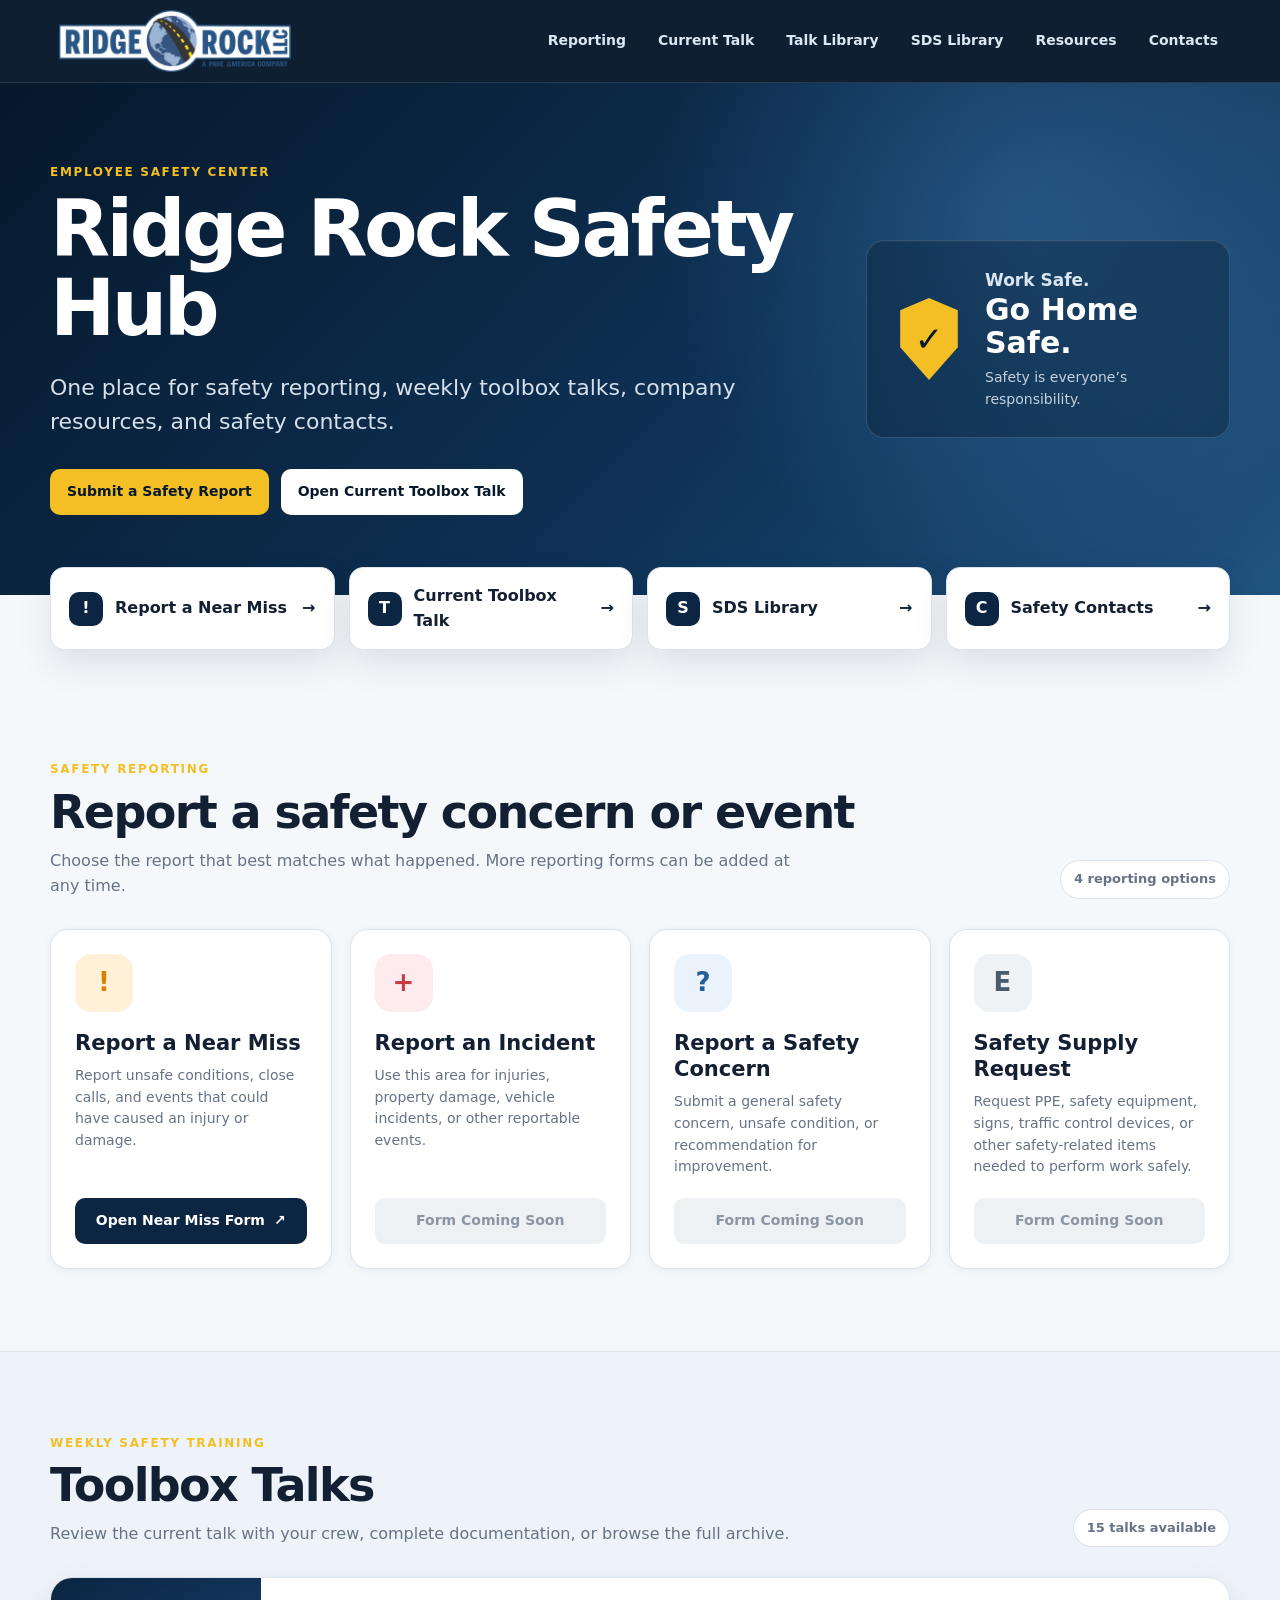
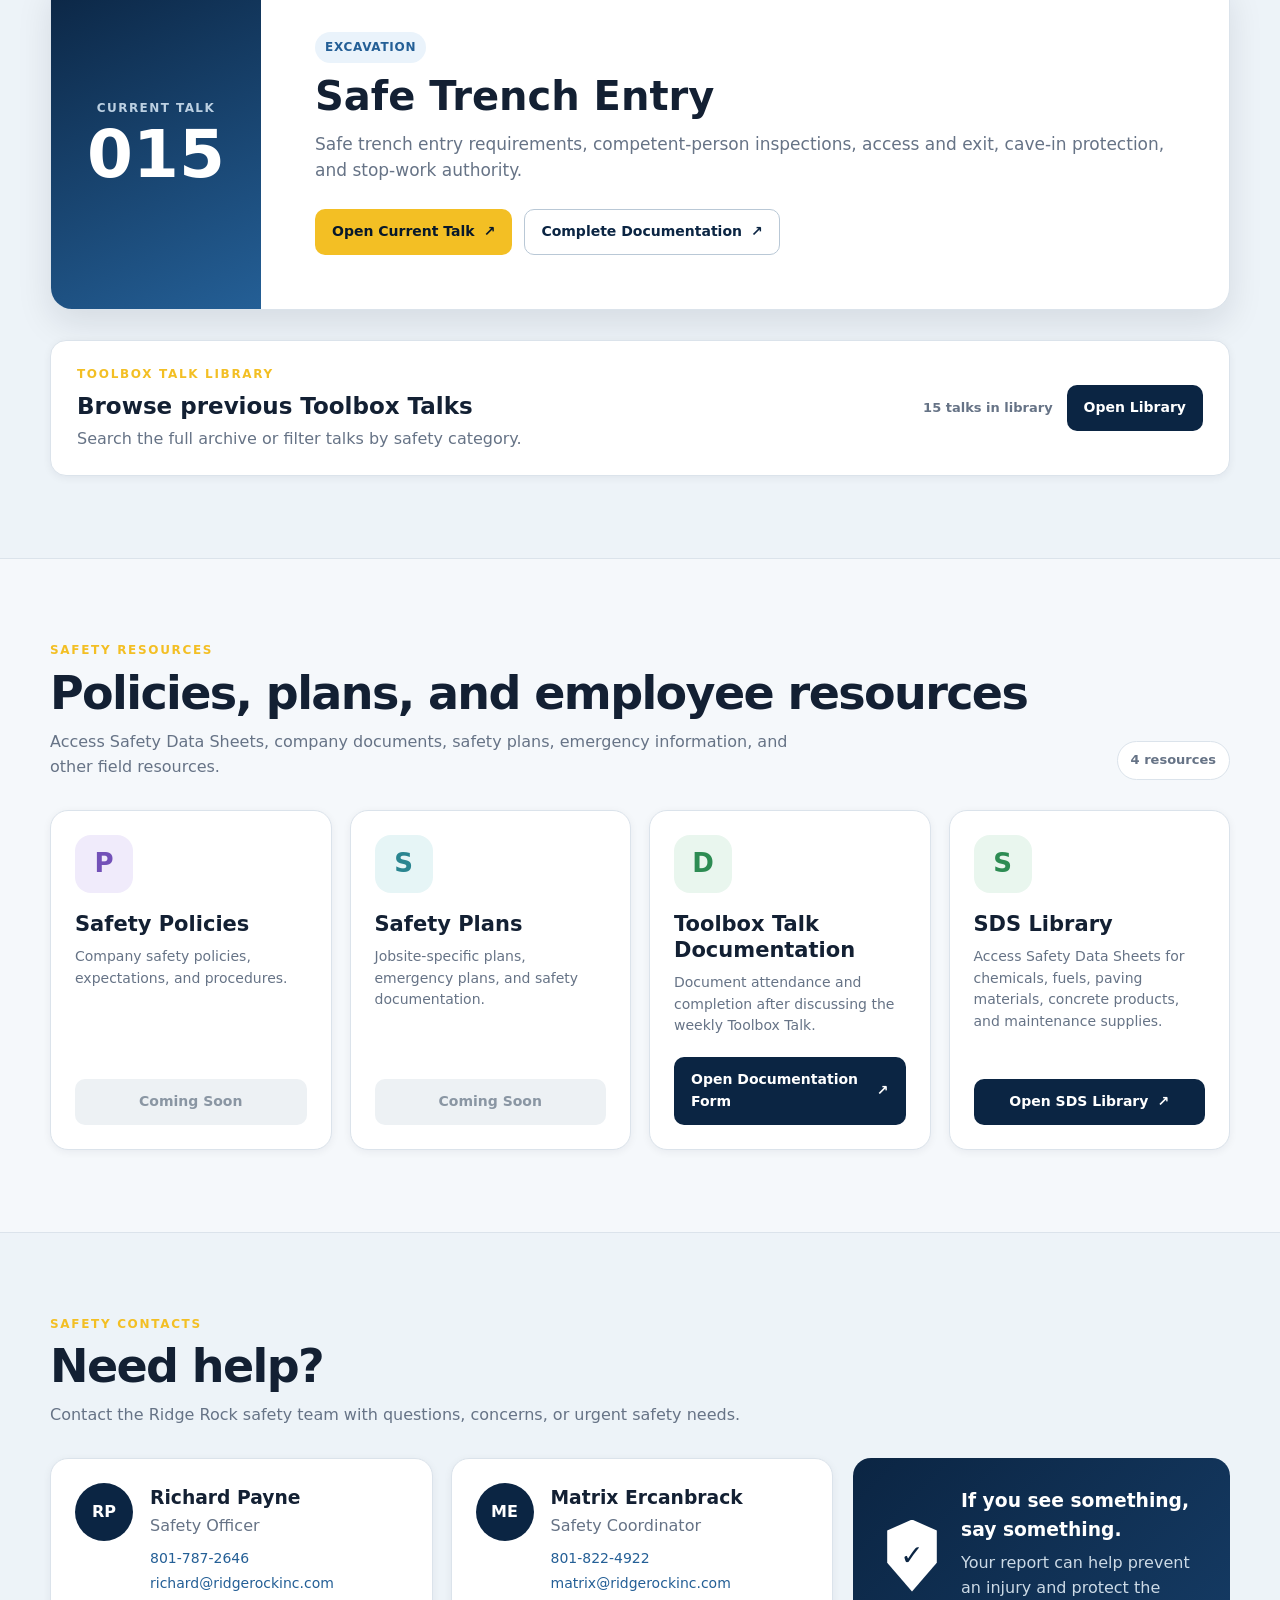
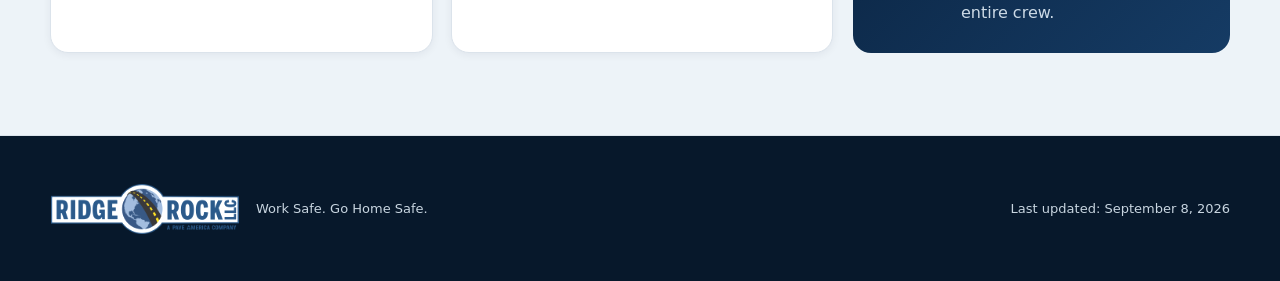
<file: index.html>
<head>
  <meta charset="UTF-8">

  <meta
    name="viewport"
    content="width=device-width, initial-scale=1.0"
  >

  <meta
    name="description"
    content="Ridge Rock employee safety hub for reporting, toolbox talks, Safety Data Sheets, policies, plans, and safety contacts."
  >

  <title>Ridge Rock Safety Hub</title>

  <link
    rel="apple-touch-icon"
    href="assets/safety-hub-icon.png"
  >

  <meta
    name="apple-mobile-web-app-capable"
    content="yes"
  >

  <meta
    name="apple-mobile-web-app-title"
    content="Safety Hub"
  >

  <link
    rel="icon"
    href="favicon.ico"
    type="image/x-icon"
  >

  <link
    rel="stylesheet"
    href="style.css"
  >

  <script
    src="data.js"
    defer
  ></script>

  <script
    src="script.js"
    defer
  ></script>
</head>

<body>

  <!-- HEADER -->
  <header class="site-header">

    <div class="shell header-inner">

      <a
        class="brand"
        href="#top"
        aria-label="Ridge Rock Safety Hub home"
      >
        <img
          src="assets/ridge-rock-logo.png"
          alt="Ridge Rock LLC logo"
        >
      </a>


      <button
        class="menu-button"
        id="menuButton"
        type="button"
        aria-expanded="false"
        aria-controls="mainNav"
      >
        Menu
      </button>


      <nav
        class="main-nav"
        id="mainNav"
        aria-label="Primary navigation"
      >

        <a href="#reporting">
          Reporting
        </a>

        <a href="#toolbox">
          Current Talk
        </a>

        <a href="toolbox-talks.html">
          Talk Library
        </a>

        <a href="sds.html">
          SDS Library
        </a>

        <a href="#resources">
          Resources
        </a>

        <a href="#contacts">
          Contacts
        </a>

      </nav>

    </div>

  </header>



  <main id="top">


    <!-- HERO -->
    <section class="hero">

      <div class="shell hero-grid">


        <div class="hero-copy">

          <p class="eyebrow">
            Employee Safety Center
          </p>

          <h1>
            Ridge Rock Safety Hub
          </h1>

          <p class="hero-lead">
            One place for safety reporting, weekly toolbox talks,
            company resources, and safety contacts.
          </p>


          <div class="hero-actions">

            <a
              class="button button-warning"
              href="#reporting"
            >
              Submit a Safety Report
            </a>

            <a
              class="button button-light"
              href="#toolbox"
            >
              Open Current Toolbox Talk
            </a>

          </div>

        </div>



        <aside
          class="safety-message"
          aria-label="Safety message"
        >

          <div class="shield-icon">
            ✓
          </div>

          <div>

            <p class="safety-kicker">
              Work Safe.
            </p>

            <h2>
              Go Home Safe.
            </h2>

            <p>
              Safety is everyone’s responsibility.
            </p>

          </div>

        </aside>


      </div>

    </section>



    <!-- QUICK LINKS -->
    <section
      class="quick-links"
      aria-label="Quick links"
    >

      <div
        class="shell quick-grid"
        id="quickLinks"
      ></div>

    </section>



    <!-- SAFETY REPORTING -->
    <section
      class="section"
      id="reporting"
    >

      <div class="shell">


        <div class="section-heading">

          <div>

            <p class="eyebrow">
              Safety Reporting
            </p>

            <h2>
              Report a safety concern or event
            </h2>

            <p>
              Choose the report that best matches what happened.
              More reporting forms can be added at any time.
            </p>

          </div>


          <span
            class="section-badge"
            id="reportCount"
          ></span>

        </div>


        <div
          class="card-grid report-grid"
          id="reportGrid"
        ></div>


      </div>

    </section>



    <!-- TOOLBOX TALKS -->
    <section
      class="section section-alt"
      id="toolbox"
    >

      <div class="shell">


        <div class="section-heading">

          <div>

            <p class="eyebrow">
              Weekly Safety Training
            </p>

            <h2>
              Toolbox Talks
            </h2>

            <p>
              Review the current talk with your crew,
              complete documentation, or browse the full archive.
            </p>

          </div>


          <span
            class="section-badge"
            id="toolboxCount"
          ></span>

        </div>



        <!-- CURRENT TALK -->
        <div
          class="current-talk"
          id="currentTalk"
        ></div>



        <!-- TOOLBOX TALK LIBRARY LINK -->
        <div class="toolbox-library-link">


          <div>

            <p class="eyebrow">
              Toolbox Talk Library
            </p>

            <h3>
              Browse previous Toolbox Talks
            </h3>

            <p>
              Search the full archive or filter talks
              by safety category.
            </p>

          </div>



          <div class="toolbox-library-link-actions">

            <span id="libraryTalkCount"></span>

            <a
              class="button button-primary"
              href="toolbox-talks.html"
            >
              Open Library
            </a>

          </div>


        </div>


      </div>

    </section>



    <!-- SAFETY RESOURCES -->
    <section
      class="section"
      id="resources"
    >

      <div class="shell">


        <div class="section-heading">

          <div>

            <p class="eyebrow">
              Safety Resources
            </p>

            <h2>
              Policies, plans, and employee resources
            </h2>

            <p>
              Access Safety Data Sheets, company documents,
              safety plans, emergency information,
              and other field resources.
            </p>

          </div>


          <span
            class="section-badge"
            id="resourceCount"
          ></span>

        </div>


        <div
          class="card-grid resource-grid"
          id="resourceGrid"
        ></div>


      </div>

    </section>



    <!-- SAFETY CONTACTS -->
    <section
      class="section section-alt"
      id="contacts"
    >

      <div class="shell">


        <div class="section-heading">

          <div>

            <p class="eyebrow">
              Safety Contacts
            </p>

            <h2>
              Need help?
            </h2>

            <p>
              Contact the Ridge Rock safety team with questions,
              concerns, or urgent safety needs.
            </p>

          </div>

        </div>



        <div class="contact-layout">


          <div
            class="contact-grid"
            id="contactGrid"
          ></div>



          <aside class="speak-up-card">

            <div class="shield-outline">
              ✓
            </div>


            <div>

              <h3>
                If you see something, say something.
              </h3>

              <p>
                Your report can help prevent an injury
                and protect the entire crew.
              </p>

            </div>

          </aside>


        </div>


      </div>

    </section>


  </main>



  <!-- FOOTER -->
  <footer class="site-footer">

    <div class="shell footer-inner">


      <div>

        <img
          src="assets/ridge-rock-logo.png"
          alt=""
          aria-hidden="true"
        >

        <p>
          Work Safe. Go Home Safe.
        </p>

      </div>


      <p id="lastUpdated"></p>


    </div>

  </footer>


</body>

</html>
</file>
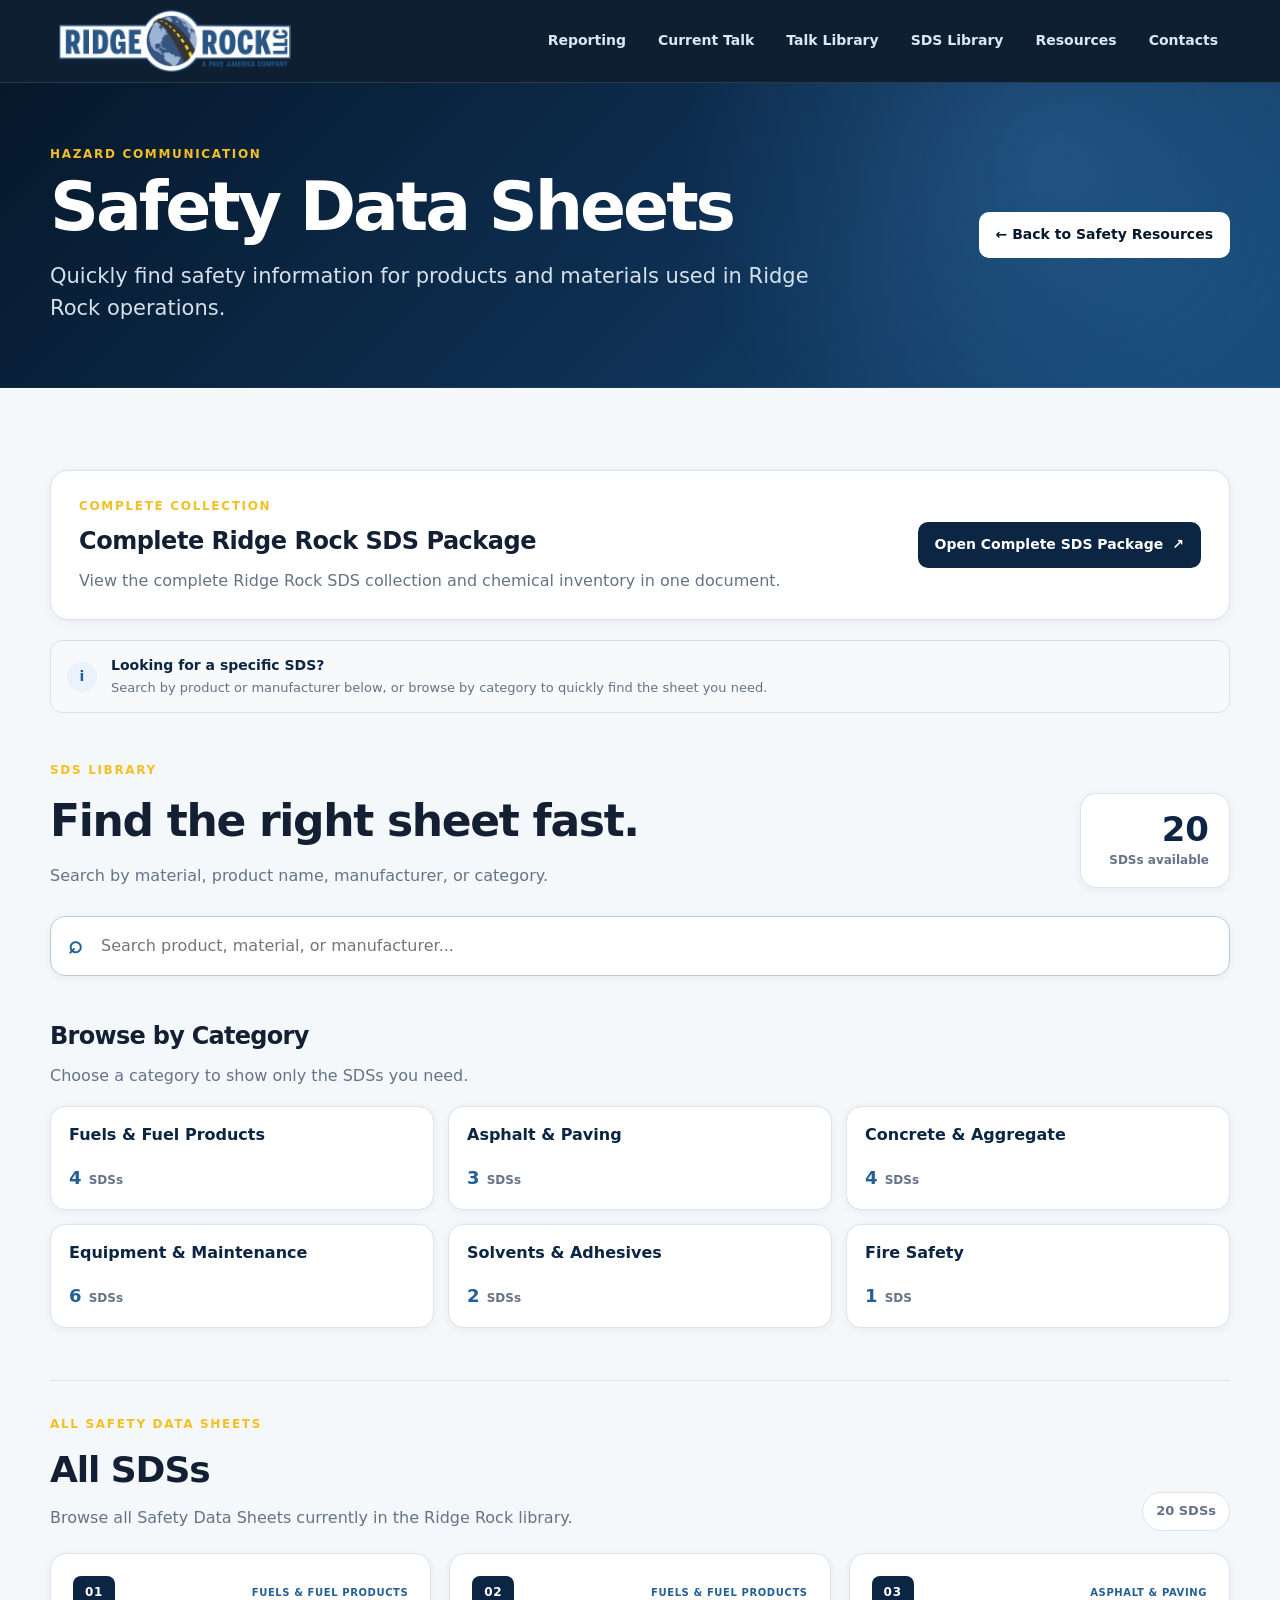
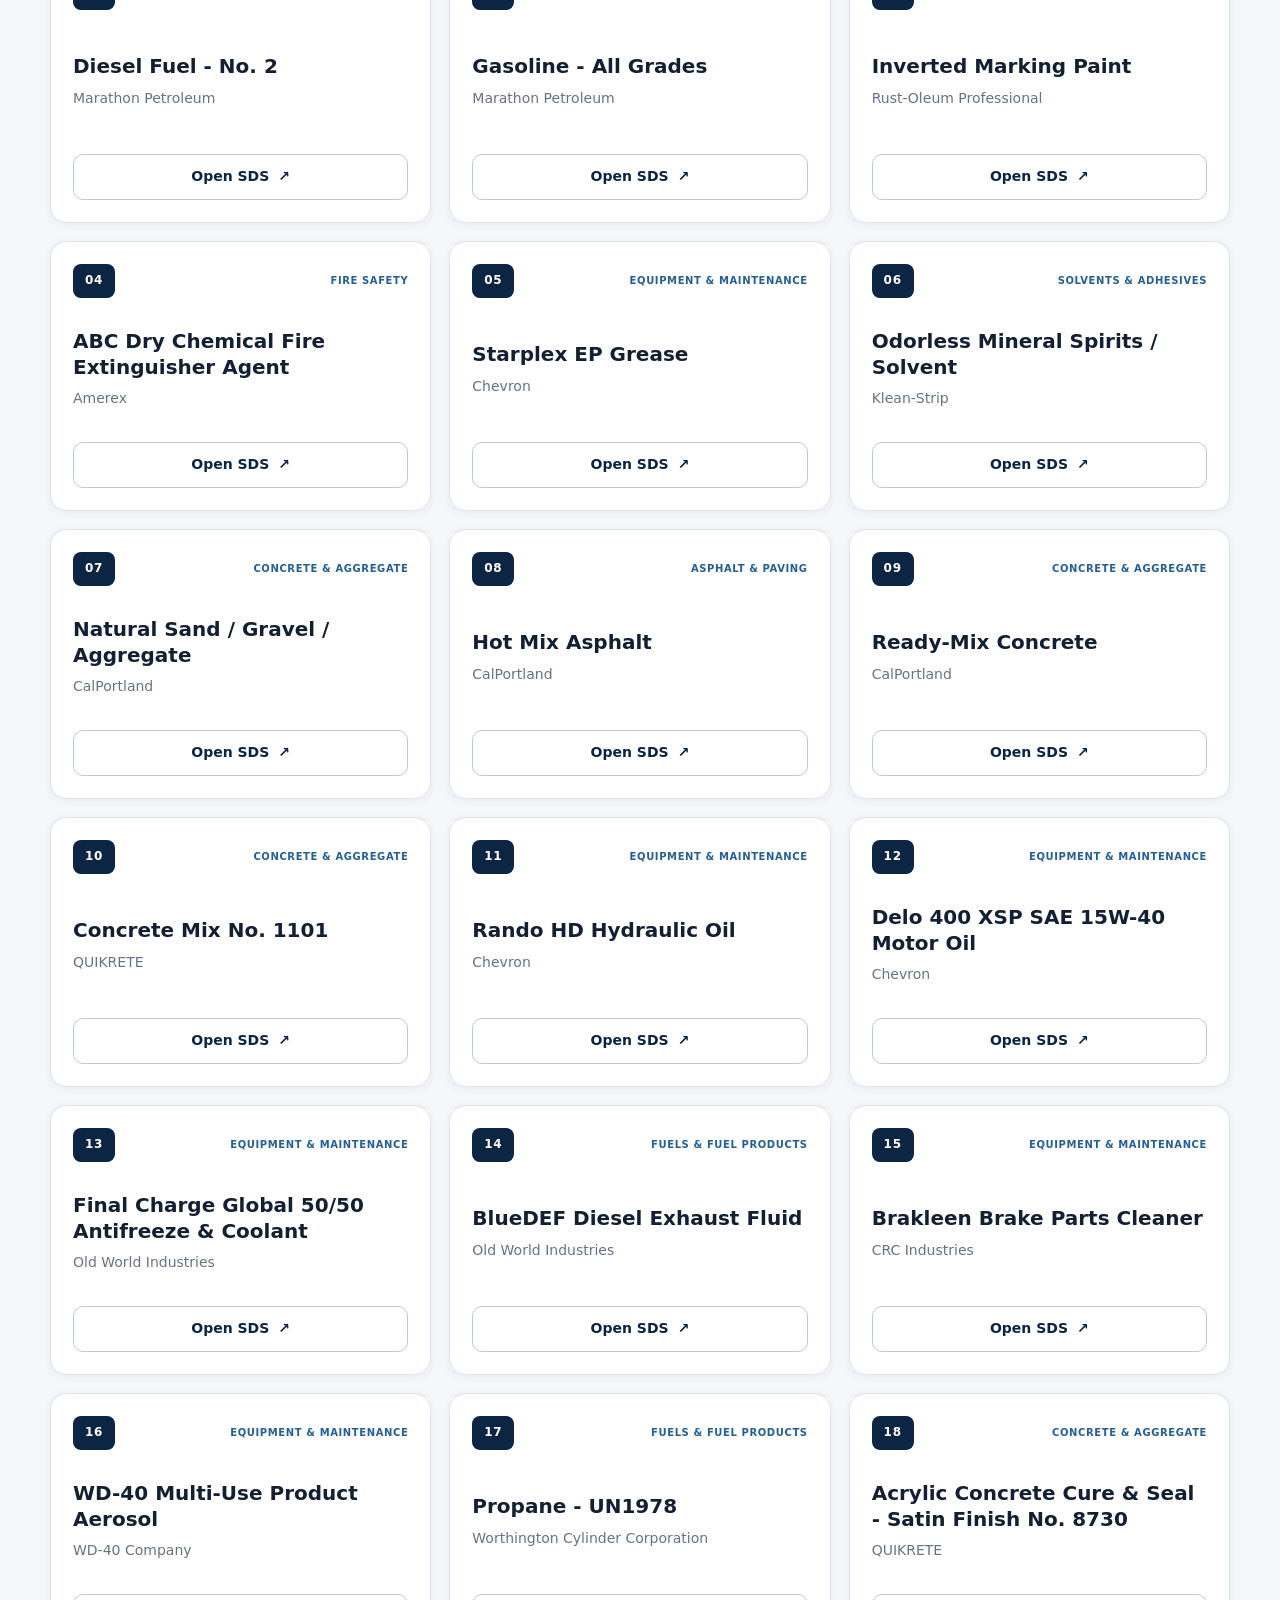
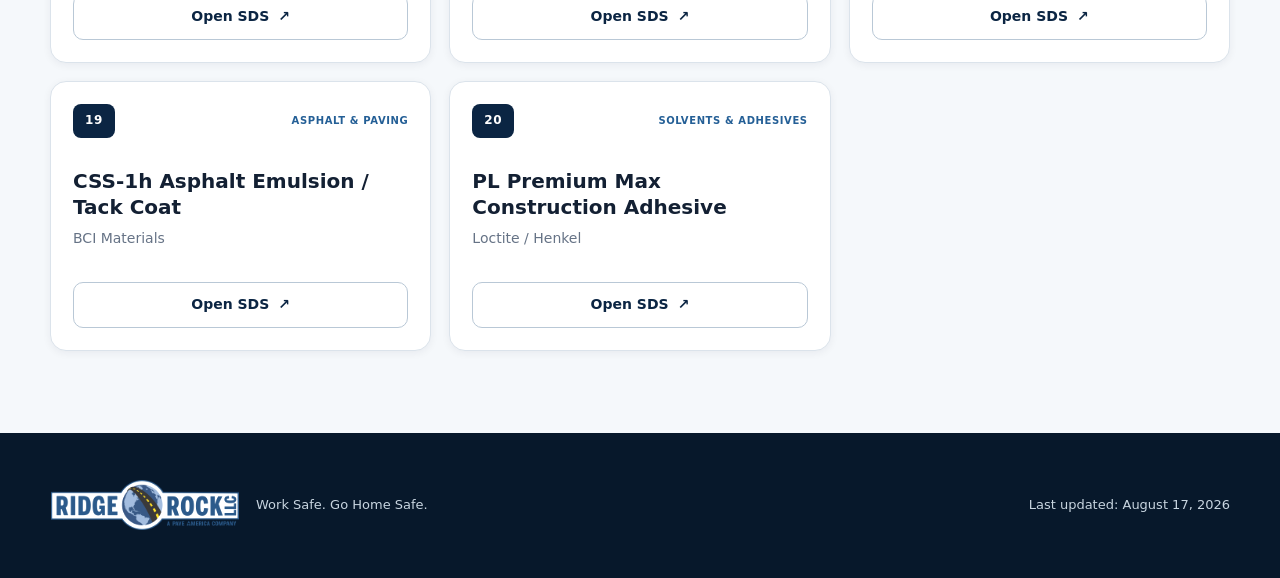
<file: sds.html>
<!DOCTYPE html>
<html lang="en">
<head>
  <meta charset="UTF-8">
  <meta name="viewport" content="width=device-width, initial-scale=1.0">

  <meta
    name="description"
    content="Ridge Rock Safety Data Sheet library for fuels, paving materials, concrete products, maintenance chemicals, solvents, and fire safety products."
  >

  <title>SDS Library | Ridge Rock Safety Hub</title>

  <link rel="icon" href="favicon.ico" type="image/x-icon">
  <link rel="stylesheet" href="style.css">
  <link rel="stylesheet" href="sds-library.css">

  <script src="sds-data.js" defer></script>
  <script src="sds-library.js" defer></script>
</head>

<body>

  <!-- HEADER -->
  <header class="site-header">
    <div class="shell header-inner">

      <a
        class="brand"
        href="index.html"
        aria-label="Ridge Rock Safety Hub home"
      >
        <img
          src="assets/ridge-rock-logo.png"
          alt="Ridge Rock LLC logo"
        >
      </a>

      <button
        class="menu-button"
        id="menuButton"
        type="button"
        aria-expanded="false"
        aria-controls="mainNav"
      >
        Menu
      </button>

      <nav
        class="main-nav"
        id="mainNav"
        aria-label="Primary navigation"
      >
        <a href="index.html#reporting">Reporting</a>
        <a href="index.html#toolbox">Current Talk</a>
        <a href="toolbox-talks.html">Talk Library</a>
        <a href="sds.html" aria-current="page">SDS Library</a>
        <a href="index.html#resources">Resources</a>
        <a href="index.html#contacts">Contacts</a>
      </nav>

    </div>
  </header>


  <main id="top">

    <!-- HERO -->
    <section class="sds-hero">
      <div class="shell sds-hero-inner">

        <div>
          <p class="eyebrow">Hazard Communication</p>

          <h1>
            Safety Data Sheets
          </h1>

          <p class="sds-hero-lead">
            Quickly find safety information for products and materials
            used in Ridge Rock operations.
          </p>
        </div>

        <a
          class="button button-light"
          href="index.html#resources"
        >
          ← Back to Safety Resources
        </a>

      </div>
    </section>


    <!-- SDS LIBRARY -->
    <section class="section sds-section">
      <div class="shell">


        <!-- COMPLETE SDS PACKAGE -->
        <div class="sds-complete-package">

          <div>
            <p class="eyebrow">
              Complete Collection
            </p>

            <h2>
              Complete Ridge Rock SDS Package
            </h2>

            <p>
              View the complete Ridge Rock SDS collection and
              chemical inventory in one document.
            </p>
          </div>

          <a
            class="button button-primary"
            id="completePackageLink"
            target="_blank"
            rel="noopener noreferrer"
          >
            Open Complete SDS Package
            <span aria-hidden="true">↗</span>
          </a>

        </div>


        <!-- SDS BROWSING TIP -->
        <div class="sds-tip">

          <div
            class="sds-tip-icon"
            aria-hidden="true"
          >
            i
          </div>

          <div>

            <p class="sds-tip-label">
              Looking for a specific SDS?
            </p>

            <p>
              Search by product or manufacturer below,
              or browse by category to quickly find the sheet you need.
            </p>

          </div>

        </div>


        <!-- LIBRARY SUMMARY -->
        <div class="sds-summary">

          <div>

            <p class="eyebrow">
              SDS Library
            </p>

            <h2>
              Find the right sheet fast.
            </h2>

            <p>
              Search by material, product name,
              manufacturer, or category.
            </p>

          </div>


          <div class="sds-total">

            <strong id="sdsTotal">
              0
            </strong>

            <span>
              SDSs available
            </span>

          </div>

        </div>


        <!-- SEARCH -->
        <div class="sds-search-wrap">

          <label
            class="sr-only"
            for="sdsSearch"
          >
            Search Safety Data Sheets
          </label>

          <span
            class="sds-search-icon"
            aria-hidden="true"
          >
            ⌕
          </span>

          <input
            id="sdsSearch"
            type="search"
            placeholder="Search product, material, or manufacturer..."
            autocomplete="off"
          >

          <button
            id="sdsClearSearch"
            type="button"
            hidden
            aria-label="Clear search"
          >
            ×
          </button>

        </div>


        <!-- CATEGORY FILTERS -->
        <div class="sds-category-header">

          <div>

            <h2>
              Browse by Category
            </h2>

            <p>
              Choose a category to show only the SDSs you need.
            </p>

          </div>


          <button
            class="sds-category-reset"
            id="sdsCategoryReset"
            type="button"
            hidden
          >
            Clear Category
          </button>

        </div>


        <div
          class="sds-category-grid"
          id="sdsCategoryGrid"
          aria-label="SDS categories"
        ></div>


        <!-- RESULTS HEADING -->
        <div
          class="sds-results-heading"
          id="sdsResults"
        >

          <div>

            <p
              class="eyebrow"
              id="sdsResultsEyebrow"
            >
              All Safety Data Sheets
            </p>

            <h2 id="sdsResultsTitle">
              All SDSs
            </h2>

            <p id="sdsResultsDescription">
              Browse all Safety Data Sheets currently
              in the Ridge Rock library.
            </p>

          </div>


          <span
            class="sds-result-count"
            id="sdsResultCount"
          ></span>

        </div>


        <!-- SDS CARDS -->
        <div
          class="sds-grid"
          id="sdsGrid"
          aria-live="polite"
        ></div>


        <!-- EMPTY STATE -->
        <div
          class="empty-state"
          id="sdsEmptyState"
          hidden
        >

          <h3>
            No Safety Data Sheets found
          </h3>

          <p>
            Try a different product,
            manufacturer, or category.
          </p>

        </div>


      </div>
    </section>

  </main>


  <!-- FOOTER -->
  <footer class="site-footer">
    <div class="shell footer-inner">

      <div>

        <img
          src="assets/ridge-rock-logo.png"
          alt=""
          aria-hidden="true"
        >

        <p>
          Work Safe. Go Home Safe.
        </p>

      </div>

      <p id="sdsLastUpdated"></p>

    </div>
  </footer>

</body>
</html>
</file>
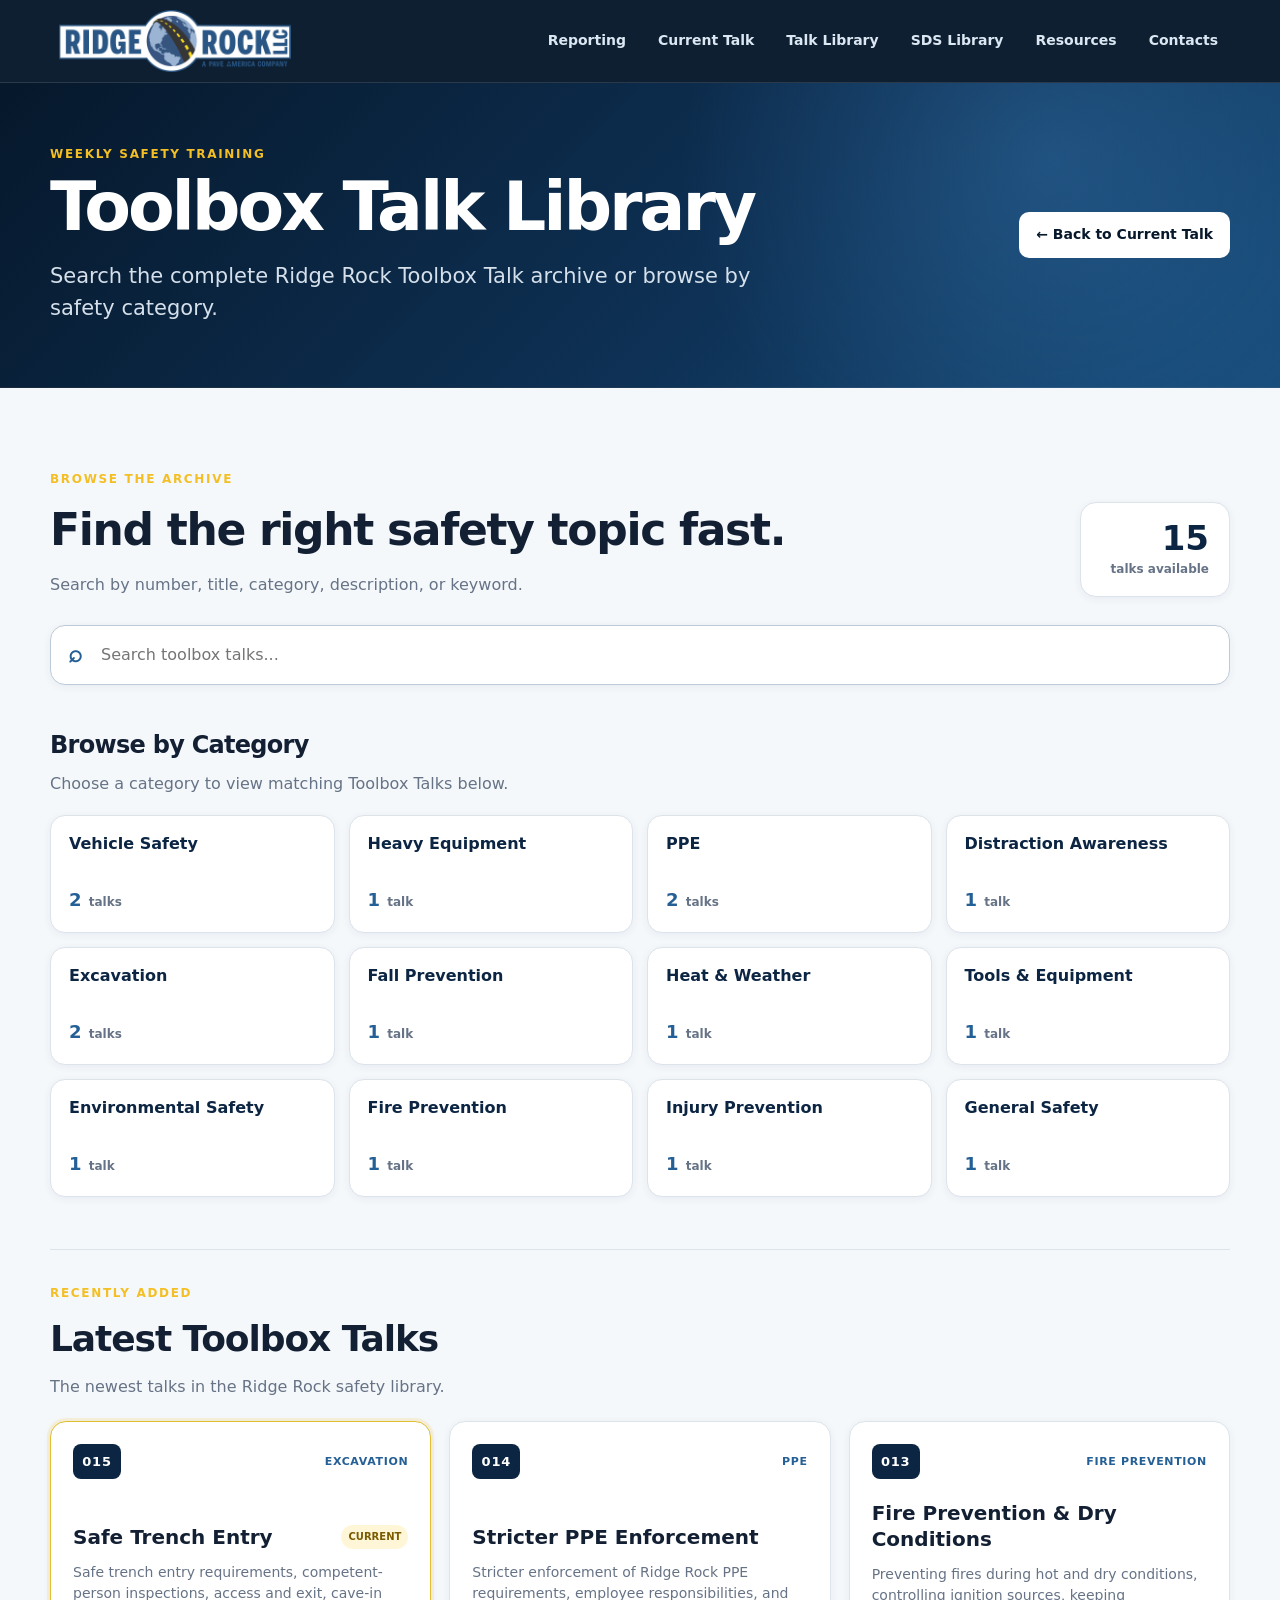
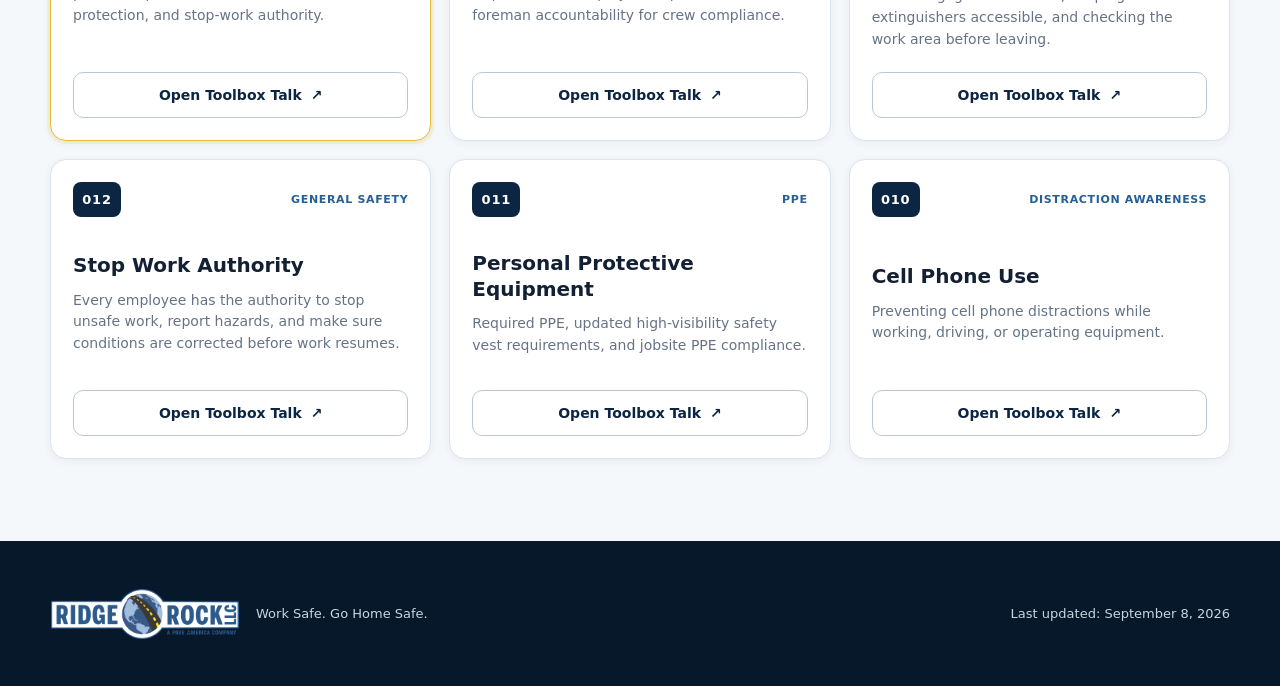
<file: toolbox-talks.html>
<!DOCTYPE html>
<html lang="en">
<head>
  <meta charset="UTF-8">
  <meta name="viewport" content="width=device-width, initial-scale=1.0">

  <meta
    name="description"
    content="Browse and search Ridge Rock Toolbox Talks by safety category or topic."
  >

  <title>Toolbox Talk Library | Ridge Rock Safety Hub</title>

  <link rel="icon" href="favicon.ico" type="image/x-icon">
  <link rel="stylesheet" href="style.css">
  <link rel="stylesheet" href="toolbox-library.css">

  <script src="data.js" defer></script>
  <script src="toolbox-library.js" defer></script>
</head>

<body>

  <!-- HEADER -->
  <header class="site-header">
    <div class="shell header-inner">

      <a
        class="brand"
        href="index.html"
        aria-label="Ridge Rock Safety Hub home"
      >
        <img
          src="assets/ridge-rock-logo.png"
          alt="Ridge Rock LLC logo"
        >
      </a>

      <button
        class="menu-button"
        id="menuButton"
        type="button"
        aria-expanded="false"
        aria-controls="mainNav"
      >
        Menu
      </button>

      <nav
        class="main-nav"
        id="mainNav"
        aria-label="Primary navigation"
      >
        <a href="index.html#reporting">Reporting</a>
        <a href="index.html#toolbox">Current Talk</a>
        <a href="toolbox-talks.html" aria-current="page">Talk Library</a>
        <a href="sds.html">SDS Library</a>
        <a href="index.html#resources">Resources</a>
        <a href="index.html#contacts">Contacts</a>
      </nav>

    </div>
  </header>


  <main id="top">

    <!-- LIBRARY HERO -->
    <section class="library-hero">
      <div class="shell library-hero-inner">

        <div>
          <p class="eyebrow">Weekly Safety Training</p>

          <h1>Toolbox Talk Library</h1>

          <p class="library-hero-lead">
            Search the complete Ridge Rock Toolbox Talk archive
            or browse by safety category.
          </p>
        </div>

        <a
          class="button button-light"
          href="index.html#toolbox"
        >
          ← Back to Current Talk
        </a>

      </div>
    </section>


    <!-- TOOLBOX TALK LIBRARY -->
    <section class="section library-section">
      <div class="shell">

        <!-- LIBRARY SUMMARY -->
        <div class="library-summary">

          <div>
            <p class="eyebrow">Browse the Archive</p>

            <h2>Find the right safety topic fast.</h2>

            <p>
              Search by number, title, category,
              description, or keyword.
            </p>
          </div>

          <div class="library-total">
            <strong id="libraryTotal">0</strong>
            <span>talks available</span>
          </div>

        </div>


        <!-- SEARCH -->
        <div class="library-search-wrap">

          <label
            class="sr-only"
            for="librarySearch"
          >
            Search toolbox talks
          </label>

          <span
            class="library-search-icon"
            aria-hidden="true"
          >
            ⌕
          </span>

          <input
            id="librarySearch"
            type="search"
            placeholder="Search toolbox talks..."
            autocomplete="off"
          >

          <button
            id="libraryClearSearch"
            type="button"
            hidden
            aria-label="Clear search"
          >
            ×
          </button>

        </div>


        <!-- CATEGORY FILTERS -->
        <div class="category-header">

          <div>
            <h2>Browse by Category</h2>

            <p>
              Choose a category to view matching
              Toolbox Talks below.
            </p>
          </div>

          <button
            class="category-reset"
            id="categoryReset"
            type="button"
            hidden
          >
            Clear Category
          </button>

        </div>


        <!-- CATEGORIES GENERATED BY JAVASCRIPT -->
        <div
          class="category-grid"
          id="categoryGrid"
          aria-label="Toolbox Talk categories"
        ></div>


        <!-- RESULTS -->
        <div
          class="library-results-heading"
          id="libraryResults"
        >

          <div>
            <p
              class="eyebrow"
              id="resultsEyebrow"
            >
              Recently Added
            </p>

            <h2 id="resultsTitle">
              Latest Toolbox Talks
            </h2>

            <p id="resultsDescription">
              The newest talks in the Ridge Rock safety library.
            </p>
          </div>

        </div>


        <!-- TALK CARDS GENERATED BY JAVASCRIPT -->
        <div
          class="talk-grid"
          id="libraryTalkGrid"
          aria-live="polite"
        ></div>


        <!-- EMPTY SEARCH STATE -->
        <div
          class="empty-state"
          id="libraryEmptyState"
          hidden
        >
          <h3>No Toolbox Talks found</h3>

          <p>
            Try a different search term or safety category.
          </p>
        </div>

      </div>
    </section>

  </main>


  <!-- FOOTER -->
  <footer class="site-footer">
    <div class="shell footer-inner">

      <div>
        <img
          src="assets/ridge-rock-logo.png"
          alt=""
          aria-hidden="true"
        >

        <p>Work Safe. Go Home Safe.</p>
      </div>

      <p id="lastUpdated"></p>

    </div>
  </footer>

</body>
</html>
</file>
<file: style.css>
:root {
  --navy-950: #07182b;
  --navy-900: #0b2543;
  --navy-800: #153b64;
  --blue-600: #245f96;
  --blue-100: #eaf3fb;
  --gold-500: #f3bf24;
  --gold-100: #fff6d8;
  --red-600: #c73a43;
  --red-100: #fdebed;
  --green-600: #2d8c53;
  --green-100: #e9f6ee;
  --purple-600: #7351b8;
  --purple-100: #f0ebfb;
  --teal-600: #2a8590;
  --teal-100: #e6f5f6;
  --amber-600: #d98200;
  --amber-100: #fff1d8;
  --slate-700: #495b6d;
  --slate-100: #eef2f5;
  --ink: #132033;
  --muted: #667386;
  --line: #dbe3eb;
  --surface: #ffffff;
  --background: #f5f8fb;
  --shadow-sm: 0 2px 8px rgba(7, 24, 43, 0.06);
  --shadow-md: 0 14px 35px rgba(7, 24, 43, 0.10);
  --radius: 18px;
  --shell: 1180px;
}

* {
  box-sizing: border-box;
}

html {
  scroll-behavior: smooth;
}

body {
  margin: 0;
  color: var(--ink);
  background: var(--background);
  font-family: Inter, ui-sans-serif, system-ui, -apple-system, BlinkMacSystemFont, "Segoe UI", sans-serif;
  line-height: 1.55;
}

a {
  color: inherit;
}

button,
input {
  font: inherit;
}

.shell {
  width: min(calc(100% - 34px), var(--shell));
  margin: 0 auto;
}


/* HEADER */

.site-header {
  position: sticky;
  top: 0;
  z-index: 100;
  background: rgba(7, 24, 43, 0.97);
  border-bottom: 1px solid rgba(255,255,255,0.12);
  backdrop-filter: blur(12px);
}

.header-inner {
  min-height: 82px;
  display: flex;
  align-items: center;
  justify-content: space-between;
  gap: 28px;
}

.brand img {
  width: 250px;
  max-height: 62px;
  object-fit: contain;
  display: block;
}

.main-nav {
  display: flex;
  gap: 8px;
}

.main-nav a {
  color: #dbe8f3;
  text-decoration: none;
  font-size: 14px;
  font-weight: 750;
  padding: 10px 12px;
  border-radius: 9px;
}

.main-nav a:hover {
  background: rgba(255,255,255,0.08);
  color: #fff;
}

.menu-button {
  display: none;
  border: 1px solid rgba(255,255,255,.28);
  background: transparent;
  color: white;
  border-radius: 9px;
  padding: 8px 12px;
  font-weight: 750;
}


/* HERO */

.hero {
  color: white;
  background:
    radial-gradient(circle at 80% 25%, rgba(63,131,191,.38), transparent 34%),
    linear-gradient(135deg, #06182b 0%, #0e3155 58%, #174c7a 100%);
  overflow: hidden;
  position: relative;
}

.hero::after {
  content: "";
  position: absolute;
  inset: 0;
  background: linear-gradient(115deg, transparent 55%, rgba(255,255,255,.04));
  pointer-events: none;
}

.hero-grid {
  min-height: 470px;
  display: grid;
  grid-template-columns: 1.35fr .65fr;
  align-items: center;
  gap: 60px;
  padding: 80px 0;
  position: relative;
  z-index: 1;
}

.eyebrow {
  margin: 0 0 8px;
  color: var(--gold-500);
  font-size: 12px;
  font-weight: 850;
  letter-spacing: .14em;
  text-transform: uppercase;
}

.hero h1 {
  margin: 0;
  font-size: clamp(44px, 7vw, 78px);
  line-height: 1.02;
  letter-spacing: -.045em;
}

.hero-lead {
  max-width: 760px;
  margin: 22px 0 0;
  color: #d5e0eb;
  font-size: clamp(18px, 2vw, 22px);
}

.hero-actions {
  display: flex;
  flex-wrap: wrap;
  gap: 12px;
  margin-top: 30px;
}

.safety-message {
  display: flex;
  align-items: center;
  gap: 20px;
  padding: 26px;
  border: 1px solid rgba(255,255,255,.15);
  border-radius: var(--radius);
  background: rgba(3,17,32,.30);
  box-shadow: inset 0 1px rgba(255,255,255,.04);
}

.shield-icon {
  width: 72px;
  height: 82px;
  display: grid;
  place-items: center;
  flex: 0 0 auto;
  clip-path: polygon(50% 0, 90% 15%, 90% 60%, 50% 100%, 10% 60%, 10% 15%);
  background: var(--gold-500);
  color: var(--navy-950);
  font-size: 34px;
  font-weight: 900;
}

.safety-message h2,
.safety-message p {
  margin: 0;
}

.safety-kicker {
  color: #d8e5ef;
  font-size: 17px;
  font-weight: 800;
}

.safety-message h2 {
  font-size: 30px;
  line-height: 1.1;
}

.safety-message p:last-child {
  margin-top: 8px;
  color: #c4d1de;
  font-size: 14px;
}


/* QUICK LINKS */

.quick-links {
  transform: translateY(-28px);
  position: relative;
  z-index: 5;
}

.quick-grid {
  display: grid;
  grid-template-columns: repeat(4, 1fr);
  gap: 14px;
}

.quick-card {
  display: grid;
  grid-template-columns: auto 1fr auto;
  align-items: center;
  gap: 12px;
  min-height: 76px;
  padding: 16px 18px;
  background: white;
  border: 1px solid var(--line);
  border-radius: 14px;
  box-shadow: var(--shadow-md);
  text-decoration: none;
  font-weight: 800;
}

.quick-card:hover {
  transform: translateY(-2px);
  border-color: #b9cde0;
}

.quick-icon {
  width: 34px;
  height: 34px;
  display: grid;
  place-items: center;
  border-radius: 10px;
  background: var(--navy-900);
  color: white;
}


/* SECTIONS */

.section {
  padding: 82px 0;
}

.section-alt {
  background: #edf3f8;
  border-top: 1px solid var(--line);
  border-bottom: 1px solid var(--line);
}

.section-heading {
  display: flex;
  justify-content: space-between;
  align-items: flex-end;
  gap: 24px;
  margin-bottom: 30px;
}

.section-heading h2 {
  margin: 0;
  font-size: clamp(31px, 4vw, 46px);
  letter-spacing: -.035em;
  line-height: 1.13;
}

.section-heading p:last-child {
  max-width: 760px;
  margin: 10px 0 0;
  color: var(--muted);
}

.section-badge {
  flex: 0 0 auto;
  padding: 8px 13px;
  border: 1px solid var(--line);
  border-radius: 999px;
  background: white;
  color: var(--muted);
  font-size: 13px;
  font-weight: 750;
}


/* INFORMATION CARDS */

.card-grid {
  display: grid;
  grid-template-columns: repeat(4, minmax(0, 1fr));
  gap: 18px;
}

.info-card {
  min-height: 340px;
  display: flex;
  flex-direction: column;
  gap: 18px;
  padding: 24px;
  border: 1px solid var(--line);
  border-radius: var(--radius);
  background: white;
  box-shadow: var(--shadow-sm);
}

.info-card:hover {
  transform: translateY(-4px);
  box-shadow: var(--shadow-md);
}

.info-icon {
  width: 58px;
  height: 58px;
  display: grid;
  place-items: center;
  border-radius: 16px;
  font-size: 26px;
  font-weight: 900;
}

.info-copy {
  flex: 1;
}

.info-copy h3 {
  margin: 0 0 9px;
  font-size: 21px;
  line-height: 1.25;
}

.info-copy p {
  margin: 0;
  color: var(--muted);
  font-size: 14px;
}

.theme-amber .info-icon {
  background: var(--amber-100);
  color: var(--amber-600);
}

.theme-red .info-icon {
  background: var(--red-100);
  color: var(--red-600);
}

.theme-blue .info-icon {
  background: var(--blue-100);
  color: var(--blue-600);
}

.theme-slate .info-icon {
  background: var(--slate-100);
  color: var(--slate-700);
}

.theme-purple .info-icon {
  background: var(--purple-100);
  color: var(--purple-600);
}

.theme-teal .info-icon {
  background: var(--teal-100);
  color: var(--teal-600);
}

.theme-green .info-icon {
  background: var(--green-100);
  color: var(--green-600);
}


/* BUTTONS */

.button {
  min-height: 46px;
  display: inline-flex;
  align-items: center;
  justify-content: center;
  gap: 9px;
  border: 1px solid transparent;
  border-radius: 10px;
  padding: 11px 16px;
  text-decoration: none;
  font-size: 14px;
  font-weight: 850;
  transition: .18s ease;
}

.button:hover {
  transform: translateY(-1px);
}

.button-primary {
  background: var(--navy-900);
  color: white;
}

.button-primary:hover {
  background: #123a64;
}

.button-warning {
  background: var(--gold-500);
  color: var(--navy-950);
}

.button-warning:hover {
  background: #ffd34a;
}

.button-light {
  background: white;
  color: var(--navy-950);
}

.button-outline {
  border-color: #b9c8d6;
  background: white;
  color: var(--navy-900);
}

.button-outline:hover {
  border-color: var(--blue-600);
  background: var(--blue-100);
}

.button-muted {
  background: #edf1f4;
  color: #8a96a3;
  cursor: not-allowed;
}


/* CURRENT TOOLBOX TALK */

.current-talk {
  display: grid;
  grid-template-columns: 210px 1fr;
  overflow: hidden;
  border: 1px solid var(--line);
  border-radius: 22px;
  background: white;
  box-shadow: var(--shadow-md);
}

.current-number {
  display: grid;
  place-content: center;
  padding: 34px;
  background: linear-gradient(155deg, var(--navy-900), var(--blue-600));
  color: white;
  text-align: center;
}

.current-number span {
  color: #bcd0e2;
  font-size: 12px;
  font-weight: 850;
  letter-spacing: .12em;
  text-transform: uppercase;
}

.current-number strong {
  display: block;
  margin-top: 4px;
  font-size: 66px;
  line-height: 1;
}

.current-copy {
  padding: clamp(30px, 5vw, 54px);
}

.current-copy h3 {
  margin: 10px 0 12px;
  font-size: clamp(27px, 4vw, 40px);
  line-height: 1.15;
}

.current-copy p {
  margin: 0;
  color: var(--muted);
  font-size: 17px;
}

.pill {
  display: inline-flex;
  padding: 6px 10px;
  border-radius: 999px;
  background: var(--blue-100);
  color: var(--blue-600);
  font-size: 12px;
  font-weight: 850;
  text-transform: uppercase;
  letter-spacing: .06em;
}

.current-actions {
  display: flex;
  flex-wrap: wrap;
  gap: 12px;
  margin-top: 26px;
}


/* HOMEPAGE TOOLBOX LIBRARY LINK */

.toolbox-library-link {
  display: flex;
  align-items: center;
  justify-content: space-between;
  gap: 28px;
  margin-top: 30px;
  padding: 24px 26px;
  border: 1px solid var(--line);
  border-radius: 16px;
  background: white;
  box-shadow: var(--shadow-sm);
}

.toolbox-library-link h3 {
  margin: 0;
  font-size: 23px;
  line-height: 1.25;
}

.toolbox-library-link p:last-child {
  margin: 6px 0 0;
  color: var(--muted);
}

.toolbox-library-link-actions {
  display: flex;
  align-items: center;
  gap: 14px;
  flex: 0 0 auto;
}

.toolbox-library-link-actions > span {
  color: var(--muted);
  font-size: 13px;
  font-weight: 800;
}


/* SEARCH */

.search-wrap {
  position: relative;
  width: min(420px, 100%);
}

.search-wrap input {
  width: 100%;
  min-height: 52px;
  border: 1px solid #bdcbd8;
  border-radius: 12px;
  padding: 12px 46px 12px 15px;
  background: white;
  color: var(--ink);
  outline: none;
}

.search-wrap input:focus {
  border-color: var(--blue-600);
  box-shadow: 0 0 0 4px rgba(36,95,150,.13);
}

.search-wrap button {
  position: absolute;
  right: 9px;
  top: 50%;
  transform: translateY(-50%);
  width: 32px;
  height: 32px;
  border: 0;
  border-radius: 50%;
  background: #edf1f4;
  cursor: pointer;
  font-size: 20px;
}


/* TOOLBOX TALK CARDS */

.talk-grid {
  display: grid;
  grid-template-columns: repeat(3, minmax(0, 1fr));
  gap: 18px;
}

.talk-card {
  min-height: 300px;
  display: flex;
  flex-direction: column;
  justify-content: space-between;
  gap: 22px;
  padding: 22px;
  border: 1px solid var(--line);
  border-radius: 16px;
  background: white;
  box-shadow: var(--shadow-sm);
}

.talk-card:hover {
  transform: translateY(-4px);
  box-shadow: var(--shadow-md);
}

.talk-card.is-current {
  border-color: #e3bd32;
  box-shadow: 0 0 0 3px rgba(243,191,36,.15), var(--shadow-sm);
}

.talk-card-top {
  display: flex;
  align-items: center;
  justify-content: space-between;
  gap: 12px;
}

.talk-number {
  display: inline-grid;
  place-items: center;
  min-width: 48px;
  height: 35px;
  border-radius: 8px;
  background: var(--navy-900);
  color: white;
  font-size: 13px;
  font-weight: 900;
  letter-spacing: .06em;
}

.talk-category {
  color: var(--blue-600);
  font-size: 11px;
  font-weight: 850;
  text-transform: uppercase;
  letter-spacing: .06em;
  text-align: right;
}

.title-row {
  display: flex;
  align-items: flex-start;
  gap: 9px;
}

.title-row h3 {
  flex: 1;
  margin: 0;
  font-size: 20px;
  line-height: 1.28;
}

.current-label {
  flex: 0 0 auto;
  padding: 4px 7px;
  border-radius: 999px;
  background: var(--gold-100);
  color: #7a5b00;
  font-size: 10px;
  font-weight: 900;
  text-transform: uppercase;
}

.talk-card p {
  margin: 11px 0 0;
  color: var(--muted);
  font-size: 14px;
}

.empty-state {
  padding: 50px 24px;
  border: 1px dashed #b9c8d6;
  border-radius: 16px;
  background: white;
  text-align: center;
}

.empty-state h3 {
  margin: 0;
}

.empty-state p {
  margin: 7px 0 0;
  color: var(--muted);
}


/* CONTACTS */

.contact-layout {
  display: grid;
  grid-template-columns: 1.35fr .65fr;
  gap: 20px;
}

.contact-grid {
  display: grid;
  grid-template-columns: repeat(2, minmax(0, 1fr));
  gap: 18px;
}

.contact-card {
  display: grid;
  grid-template-columns: auto 1fr;
  gap: 17px;
  padding: 24px;
  border: 1px solid var(--line);
  border-radius: var(--radius);
  background: white;
  box-shadow: var(--shadow-sm);
}

.avatar {
  width: 58px;
  height: 58px;
  display: grid;
  place-items: center;
  border-radius: 50%;
  background: var(--navy-900);
  color: white;
  font-weight: 900;
}

.contact-card h3 {
  margin: 0;
}

.contact-role {
  margin: 2px 0 9px;
  color: var(--muted);
}

.contact-card a {
  display: block;
  margin-top: 4px;
  color: var(--blue-600);
  text-decoration: none;
  font-size: 14px;
  overflow-wrap: anywhere;
}

.speak-up-card {
  display: flex;
  align-items: center;
  gap: 18px;
  padding: 28px;
  border-radius: var(--radius);
  background: linear-gradient(135deg, var(--navy-900), var(--navy-800));
  color: white;
}

.shield-outline {
  width: 62px;
  height: 72px;
  display: grid;
  place-items: center;
  flex: 0 0 auto;
  clip-path: polygon(50% 0, 90% 15%, 90% 60%, 50% 100%, 10% 60%, 10% 15%);
  background: white;
  color: var(--navy-900);
  font-size: 28px;
  font-weight: 900;
}

.speak-up-card h3 {
  margin: 0 0 7px;
}

.speak-up-card p {
  margin: 0;
  color: #ccdae6;
}


/* FOOTER */

.site-footer {
  background: var(--navy-950);
  color: #c8d5e0;
}

.footer-inner {
  min-height: 145px;
  display: flex;
  align-items: center;
  justify-content: space-between;
  gap: 30px;
  padding: 28px 0;
}

.footer-inner > div {
  display: flex;
  align-items: center;
  gap: 16px;
}

.footer-inner img {
  width: 190px;
  max-height: 50px;
  object-fit: contain;
  filter: brightness(1.05);
}

.footer-inner p {
  margin: 0;
  font-size: 13px;
}


/* ACCESSIBILITY */

.sr-only {
  position: absolute;
  width: 1px;
  height: 1px;
  overflow: hidden;
  clip: rect(0,0,0,0);
  white-space: nowrap;
}


/* TABLET */

@media (max-width: 1000px) {
  .hero-grid {
    grid-template-columns: 1fr;
    gap: 34px;
  }

  .safety-message {
    max-width: 520px;
  }

  .card-grid {
    grid-template-columns: repeat(2, minmax(0, 1fr));
  }

  .talk-grid {
    grid-template-columns: repeat(2, minmax(0, 1fr));
  }

  .contact-layout {
    grid-template-columns: 1fr;
  }
}


/* MOBILE */

@media (max-width: 760px) {
  .header-inner {
    min-height: 72px;
  }

  .brand img {
    width: 205px;
  }

  .menu-button {
    display: inline-flex;
  }

  .main-nav {
    display: none;
    position: absolute;
    top: 72px;
    left: 0;
    right: 0;
    flex-direction: column;
    padding: 14px 17px 18px;
    background: var(--navy-950);
    border-top: 1px solid rgba(255,255,255,.1);
  }

  .main-nav.open {
    display: flex;
  }

  .hero-grid {
    min-height: auto;
    padding: 62px 0 80px;
  }

  .quick-grid {
    grid-template-columns: repeat(2, 1fr);
  }

  .section {
    padding: 62px 0;
  }

  .section-heading {
    align-items: flex-start;
    flex-direction: column;
  }

  .current-talk {
    grid-template-columns: 1fr;
  }

  .current-number {
    display: flex;
    align-items: center;
    justify-content: flex-start;
    gap: 10px;
    padding: 21px 24px;
    text-align: left;
  }

  .current-number strong {
    margin: 0;
    font-size: 26px;
  }

  .toolbox-toolbar {
    align-items: flex-start;
    flex-direction: column;
  }

  .search-wrap {
    width: 100%;
  }

  .contact-grid {
    grid-template-columns: 1fr;
  }

  .footer-inner {
    align-items: flex-start;
    flex-direction: column;
  }

  .toolbox-library-link {
    align-items: flex-start;
    flex-direction: column;
  }

  .toolbox-library-link-actions {
    width: 100%;
    align-items: stretch;
    flex-direction: column;
  }

  .toolbox-library-link-actions .button {
    width: 100%;
  }
}


/* SMALL MOBILE */

@media (max-width: 560px) {
  .shell {
    width: min(calc(100% - 24px), var(--shell));
  }

  .brand img {
    width: 175px;
  }

  .hero h1 {
    font-size: 43px;
  }

  .hero-actions .button {
    width: 100%;
  }

  .safety-message {
    align-items: flex-start;
  }

  .quick-grid,
  .card-grid,
  .talk-grid {
    grid-template-columns: 1fr;
  }

  .quick-links {
    transform: translateY(-22px);
  }

  .info-card {
    min-height: 300px;
  }

  .current-actions .button {
    width: 100%;
  }

  .footer-inner > div {
    align-items: flex-start;
    flex-direction: column;
  }
}
</file>
<file: sds-library.css>
/* SDS LIBRARY PAGE */

.sds-hero {
  color: white;
  background:
    radial-gradient(circle at 82% 25%, rgba(63,131,191,.34), transparent 34%),
    linear-gradient(135deg, #06182b 0%, #0e3155 58%, #174c7a 100%);
  border-bottom: 1px solid rgba(255,255,255,.08);
}

.sds-hero-inner {
  min-height: 300px;
  display: flex;
  align-items: center;
  justify-content: space-between;
  gap: 36px;
  padding: 62px 0;
}

.sds-hero h1 {
  margin: 0;
  font-size: clamp(42px, 6vw, 68px);
  line-height: 1.03;
  letter-spacing: -.045em;
}

.sds-hero-lead {
  max-width: 760px;
  margin: 18px 0 0;
  color: #d5e0eb;
  font-size: clamp(17px, 2vw, 21px);
}

.sds-section {
  background: var(--background);
}


/* COMPLETE PACKAGE */

.sds-complete-package {
  display: flex;
  align-items: center;
  justify-content: space-between;
  gap: 28px;
  margin-bottom: 20px;
  padding: 26px 28px;
  border: 1px solid var(--line);
  border-radius: 18px;
  background: white;
  box-shadow: var(--shadow-sm);
}

.sds-complete-package h2 {
  margin: 0;
  font-size: 24px;
  letter-spacing: -.02em;
}

.sds-complete-package p:last-child {
  margin: 8px 0 0;
  color: var(--muted);
}


/* BROWSING TIP */

.sds-tip {
  display: flex;
  align-items: center;
  gap: 14px;
  margin-bottom: 48px;
  padding: 14px 16px;
  border: 1px solid #d8e2eb;
  border-radius: 12px;
  background: #f7f9fb;
}

.sds-tip-icon {
  flex: 0 0 auto;
  width: 30px;
  height: 30px;
  display: grid;
  place-items: center;
  border-radius: 50%;
  background: var(--blue-100);
  color: var(--blue-600);
  font-size: 14px;
  font-weight: 900;
}

.sds-tip-label {
  margin: 0 0 2px;
  color: var(--navy-900);
  font-size: 14px;
  font-weight: 850;
}

.sds-tip div:last-child > p:last-child {
  margin: 0;
  color: var(--muted);
  font-size: 13px;
  line-height: 1.45;
}


/* SUMMARY */

.sds-summary {
  display: flex;
  align-items: flex-end;
  justify-content: space-between;
  gap: 28px;
  margin-bottom: 28px;
}

.sds-summary h2,
.sds-category-header h2,
.sds-results-heading h2 {
  margin: 0;
  letter-spacing: -.03em;
}

.sds-summary h2 {
  font-size: clamp(30px, 4vw, 44px);
}

.sds-summary > div:first-child > p:last-child,
.sds-category-header p,
.sds-results-heading > div > p:last-child {
  margin: 8px 0 0;
  color: var(--muted);
}

.sds-total {
  min-width: 150px;
  padding: 18px 20px;
  border: 1px solid var(--line);
  border-radius: 16px;
  background: white;
  box-shadow: var(--shadow-sm);
  text-align: right;
}

.sds-total strong {
  display: block;
  color: var(--navy-900);
  font-size: 34px;
  line-height: 1;
}

.sds-total span {
  display: block;
  margin-top: 5px;
  color: var(--muted);
  font-size: 12px;
  font-weight: 800;
}


/* SEARCH */

.sds-search-wrap {
  position: relative;
  margin-bottom: 42px;
}

.sds-search-wrap input {
  width: 100%;
  min-height: 60px;
  border: 1px solid #bdcbd8;
  border-radius: 15px;
  padding: 14px 52px 14px 50px;
  background: white;
  color: var(--ink);
  outline: none;
  box-shadow: var(--shadow-sm);
  font-size: 16px;
}

.sds-search-wrap input:focus {
  border-color: var(--blue-600);
  box-shadow: 0 0 0 4px rgba(36,95,150,.13), var(--shadow-sm);
}

.sds-search-icon {
  position: absolute;
  left: 18px;
  top: 50%;
  transform: translateY(-50%);
  color: var(--blue-600);
  font-size: 24px;
  font-weight: 900;
  pointer-events: none;
}

.sds-search-wrap button {
  position: absolute;
  right: 12px;
  top: 50%;
  transform: translateY(-50%);
  width: 34px;
  height: 34px;
  border: 0;
  border-radius: 50%;
  background: #edf1f4;
  color: var(--ink);
  cursor: pointer;
  font-size: 20px;
}


/* CATEGORY FILTERS */

.sds-category-header,
.sds-results-heading {
  display: flex;
  align-items: flex-end;
  justify-content: space-between;
  gap: 24px;
}

.sds-category-header {
  margin-bottom: 18px;
}

.sds-category-reset {
  border: 0;
  background: transparent;
  color: var(--blue-600);
  cursor: pointer;
  font-weight: 850;
}

.sds-category-grid {
  display: grid;
  grid-template-columns: repeat(3, minmax(0, 1fr));
  gap: 14px;
}

.sds-category-card {
  min-height: 104px;
  display: flex;
  flex-direction: column;
  align-items: flex-start;
  justify-content: space-between;
  gap: 12px;
  padding: 18px;
  border: 1px solid var(--line);
  border-radius: 15px;
  background: white;
  color: var(--ink);
  cursor: pointer;
  text-align: left;
  box-shadow: var(--shadow-sm);
  transition: .18s ease;
}

.sds-category-card:hover {
  transform: translateY(-3px);
  border-color: #b9cde0;
  box-shadow: var(--shadow-md);
}

.sds-category-card.is-selected {
  border-color: var(--blue-600);
  background: var(--blue-100);
  box-shadow: 0 0 0 3px rgba(36,95,150,.10);
}

.sds-category-name {
  color: var(--navy-900);
  font-size: 16px;
  font-weight: 850;
  line-height: 1.25;
}

.sds-category-count {
  color: var(--muted);
  font-size: 12px;
  font-weight: 750;
}

.sds-category-count strong {
  color: var(--blue-600);
  font-size: 18px;
  margin-right: 3px;
}


/* RESULTS */

.sds-results-heading {
  margin: 52px 0 22px;
  padding-top: 34px;
  border-top: 1px solid var(--line);
  scroll-margin-top: 105px;
}

.sds-results-heading h2 {
  font-size: clamp(27px, 3vw, 36px);
}

.sds-result-count {
  flex: 0 0 auto;
  padding: 8px 13px;
  border: 1px solid var(--line);
  border-radius: 999px;
  background: white;
  color: var(--muted);
  font-size: 13px;
  font-weight: 800;
}


/* SDS CARDS */

.sds-grid {
  display: grid;
  grid-template-columns: repeat(3, minmax(0, 1fr));
  gap: 18px;
}

.sds-card {
  min-height: 270px;
  display: flex;
  flex-direction: column;
  justify-content: space-between;
  gap: 22px;
  padding: 22px;
  border: 1px solid var(--line);
  border-radius: 16px;
  background: white;
  box-shadow: var(--shadow-sm);
  transition: .18s ease;
}

.sds-card:hover {
  transform: translateY(-4px);
  box-shadow: var(--shadow-md);
}

.sds-card-top {
  display: flex;
  align-items: center;
  justify-content: space-between;
  gap: 12px;
}

.sds-card-number {
  display: inline-grid;
  place-items: center;
  min-width: 42px;
  height: 34px;
  border-radius: 8px;
  background: var(--navy-900);
  color: white;
  font-size: 12px;
  font-weight: 900;
  letter-spacing: .06em;
}

.sds-card-category {
  color: var(--blue-600);
  font-size: 10px;
  font-weight: 850;
  text-transform: uppercase;
  letter-spacing: .06em;
  text-align: right;
}

.sds-card-copy h3 {
  margin: 0;
  font-size: 20px;
  line-height: 1.28;
}

.sds-manufacturer {
  margin: 8px 0 0;
  color: var(--muted);
  font-size: 14px;
}


/* TABLET */

@media (max-width: 1000px) {
  .sds-category-grid,
  .sds-grid {
    grid-template-columns: repeat(2, minmax(0, 1fr));
  }
}


/* MOBILE */

@media (max-width: 760px) {
  .sds-hero-inner,
  .sds-summary,
  .sds-category-header,
  .sds-results-heading,
  .sds-complete-package {
    align-items: flex-start;
    flex-direction: column;
  }

  .sds-hero-inner {
    min-height: auto;
    padding: 52px 0;
  }

  .sds-total {
    width: 100%;
    text-align: left;
  }

  .sds-complete-package .button {
    width: 100%;
  }

  .sds-tip {
    align-items: flex-start;
  }
}


/* SMALL MOBILE */

@media (max-width: 560px) {
  .sds-category-grid,
  .sds-grid {
    grid-template-columns: 1fr;
  }

  .sds-tip {
    align-items: flex-start;
  }

  .sds-category-card {
    min-height: 92px;
  }

  .sds-search-wrap input {
    min-height: 56px;
  }
}
</file>
<file: toolbox-library.css>
.library-hero {
  color: white;
  background:
    radial-gradient(circle at 82% 25%, rgba(63,131,191,.34), transparent 34%),
    linear-gradient(135deg, #06182b 0%, #0e3155 58%, #174c7a 100%);
  border-bottom: 1px solid rgba(255,255,255,.08);
}

.library-hero-inner {
  min-height: 300px;
  display: flex;
  align-items: center;
  justify-content: space-between;
  gap: 36px;
  padding: 62px 0;
}

.library-hero h1 {
  margin: 0;
  font-size: clamp(42px, 6vw, 68px);
  line-height: 1.03;
  letter-spacing: -.045em;
}

.library-hero-lead {
  max-width: 760px;
  margin: 18px 0 0;
  color: #d5e0eb;
  font-size: clamp(17px, 2vw, 21px);
}

.library-section {
  background: var(--background);
}

.library-summary {
  display: flex;
  align-items: flex-end;
  justify-content: space-between;
  gap: 28px;
  margin-bottom: 28px;
}

.library-summary h2,
.category-header h2,
.library-results-heading h2 {
  margin: 0;
  letter-spacing: -.03em;
}

.library-summary h2 {
  font-size: clamp(30px, 4vw, 44px);
}

.library-summary > div:first-child > p:last-child,
.category-header p,
.library-results-heading > div > p:last-child {
  margin: 8px 0 0;
  color: var(--muted);
}

.library-total {
  min-width: 150px;
  padding: 18px 20px;
  border: 1px solid var(--line);
  border-radius: 16px;
  background: white;
  box-shadow: var(--shadow-sm);
  text-align: right;
}

.library-total strong {
  display: block;
  color: var(--navy-900);
  font-size: 34px;
  line-height: 1;
}

.library-total span {
  display: block;
  margin-top: 5px;
  color: var(--muted);
  font-size: 12px;
  font-weight: 800;
}

.library-search-wrap {
  position: relative;
  margin-bottom: 42px;
}

.library-search-wrap input {
  width: 100%;
  min-height: 60px;
  border: 1px solid #bdcbd8;
  border-radius: 15px;
  padding: 14px 52px 14px 50px;
  background: white;
  color: var(--ink);
  outline: none;
  box-shadow: var(--shadow-sm);
  font-size: 16px;
}

.library-search-wrap input:focus {
  border-color: var(--blue-600);
  box-shadow: 0 0 0 4px rgba(36,95,150,.13), var(--shadow-sm);
}

.library-search-icon {
  position: absolute;
  left: 18px;
  top: 50%;
  transform: translateY(-50%);
  color: var(--blue-600);
  font-size: 24px;
  font-weight: 900;
  pointer-events: none;
}

.library-search-wrap button {
  position: absolute;
  right: 12px;
  top: 50%;
  transform: translateY(-50%);
  width: 34px;
  height: 34px;
  border: 0;
  border-radius: 50%;
  background: #edf1f4;
  color: var(--ink);
  cursor: pointer;
  font-size: 20px;
}

.category-header,
.library-results-heading {
  display: flex;
  align-items: flex-end;
  justify-content: space-between;
  gap: 24px;
}

.category-header {
  margin-bottom: 18px;
}

.category-reset {
  border: 0;
  background: transparent;
  color: var(--blue-600);
  cursor: pointer;
  font-weight: 850;
}

.category-grid {
  display: grid;
  grid-template-columns: repeat(4, minmax(0, 1fr));
  gap: 14px;
}

.category-card {
  position: relative;
  min-height: 118px;
  display: flex;
  flex-direction: column;
  align-items: flex-start;
  justify-content: space-between;
  gap: 13px;
  padding: 18px;
  border: 1px solid var(--line);
  border-radius: 15px;
  background: white;
  color: var(--ink);
  cursor: pointer;
  text-align: left;
  box-shadow: var(--shadow-sm);
  transition: .18s ease;
}

.category-card:hover {
  transform: translateY(-3px);
  border-color: #b9cde0;
  box-shadow: var(--shadow-md);
}

.category-card.is-selected {
  border-color: var(--blue-600);
  background: var(--blue-100);
  box-shadow: 0 0 0 3px rgba(36,95,150,.10);
}

.category-card-name {
  max-width: calc(100% - 24px);
  color: var(--navy-900);
  font-size: 16px;
  font-weight: 850;
  line-height: 1.25;
}

.category-card-count {
  color: var(--muted);
  font-size: 12px;
  font-weight: 750;
}

.category-card-count strong {
  color: var(--blue-600);
  font-size: 18px;
  margin-right: 3px;
}

.category-card-arrow {
  position: absolute;
  right: 17px;
  bottom: 16px;
  color: var(--blue-600);
  font-size: 18px;
  font-weight: 900;
}

.library-results-heading {
  margin: 52px 0 22px;
  padding-top: 34px;
  border-top: 1px solid var(--line);
}

.library-results-heading h2 {
  font-size: clamp(27px, 3vw, 36px);
}

@media (max-width: 1000px) {
  .category-grid {
    grid-template-columns: repeat(3, minmax(0, 1fr));
  }
}

@media (max-width: 760px) {
  .library-hero-inner,
  .library-summary,
  .category-header,
  .library-results-heading {
    align-items: flex-start;
    flex-direction: column;
  }

  .library-hero-inner {
    min-height: auto;
    padding: 52px 0;
  }

  .library-total {
    width: 100%;
    text-align: left;
  }

  .category-grid {
    grid-template-columns: repeat(2, minmax(0, 1fr));
  }

  .library-results-heading .button {
    width: 100%;
  }
}

@media (max-width: 560px) {
  .category-grid {
    grid-template-columns: 1fr;
  }

  .category-card {
    min-height: 98px;
  }

  .library-search-wrap input {
    min-height: 56px;
  }
}
</file>
